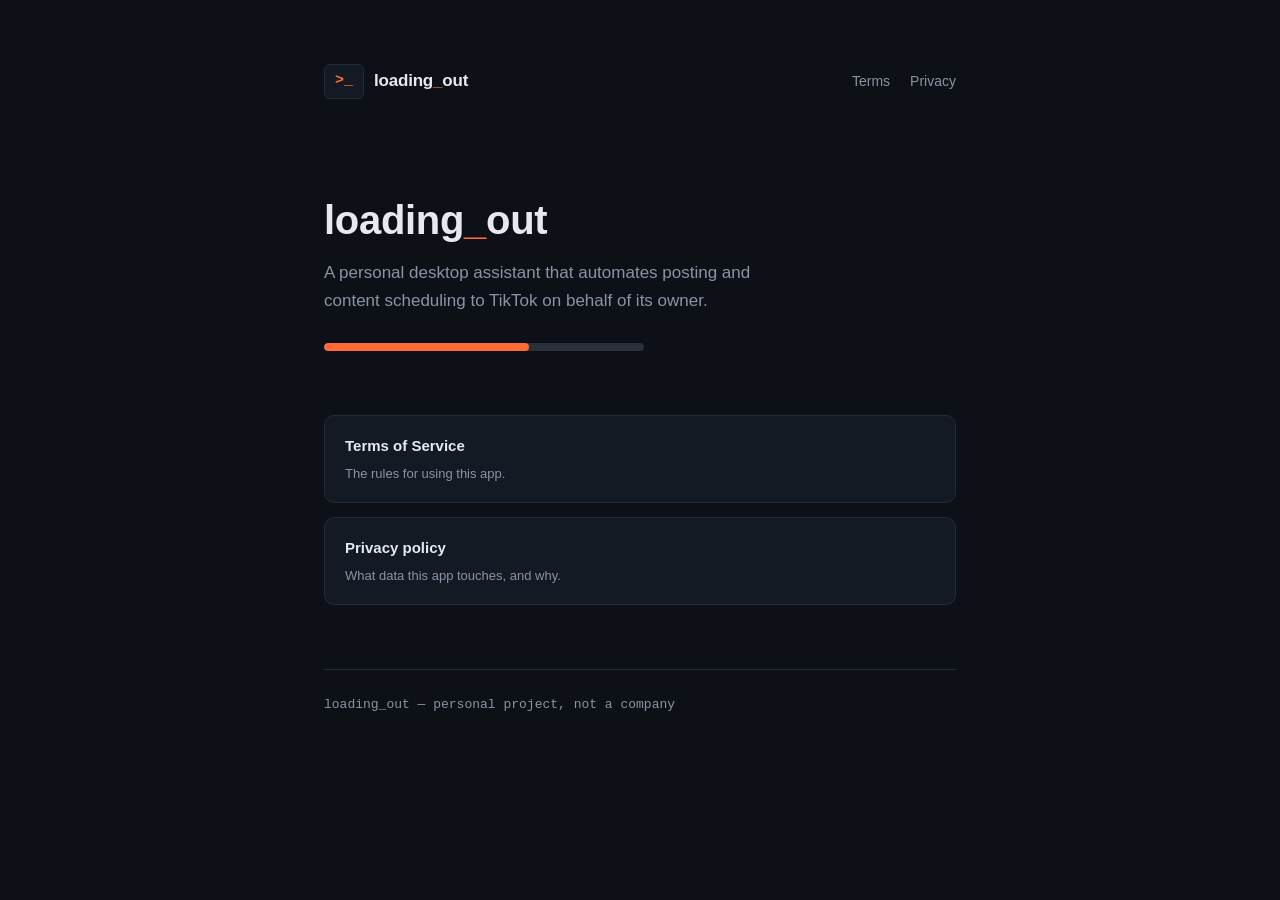
<file: index.html>
<!DOCTYPE html>
<html lang="en">
<head>
<meta charset="UTF-8">
<meta name="viewport" content="width=device-width, initial-scale=1.0">
<title>Loading_Out</title>
<link rel="stylesheet" href="style.css">
</head>
<body>
<div class="wrap">

  <header class="site">
    <span class="mark">&gt;_</span>
    <span class="brand">loading<span>_</span>out</span>
    <nav class="site">
      <a href="terms/">Terms</a>
      <a href="privacy/">Privacy</a>
    </nav>
  </header>

  <section class="hero">
    <h1>loading<span style="color:var(--accent)">_</span>out</h1>
    <p class="lead">A personal desktop assistant that automates posting and content scheduling to TikTok on behalf of its owner.</p>
    <div class="progress"><div></div></div>
  </section>

  <div class="cards">
    <a class="card" href="terms/">
      <div class="t">Terms of Service</div>
      <div class="d">The rules for using this app.</div>
    </a>
    <a class="card" href="privacy/">
      <div class="t">Privacy policy</div>
      <div class="d">What data this app touches, and why.</div>
    </a>
  </div>

  <footer class="site">
    loading_out — personal project, not a company
  </footer>

</div>
</body>
</html>
</file>
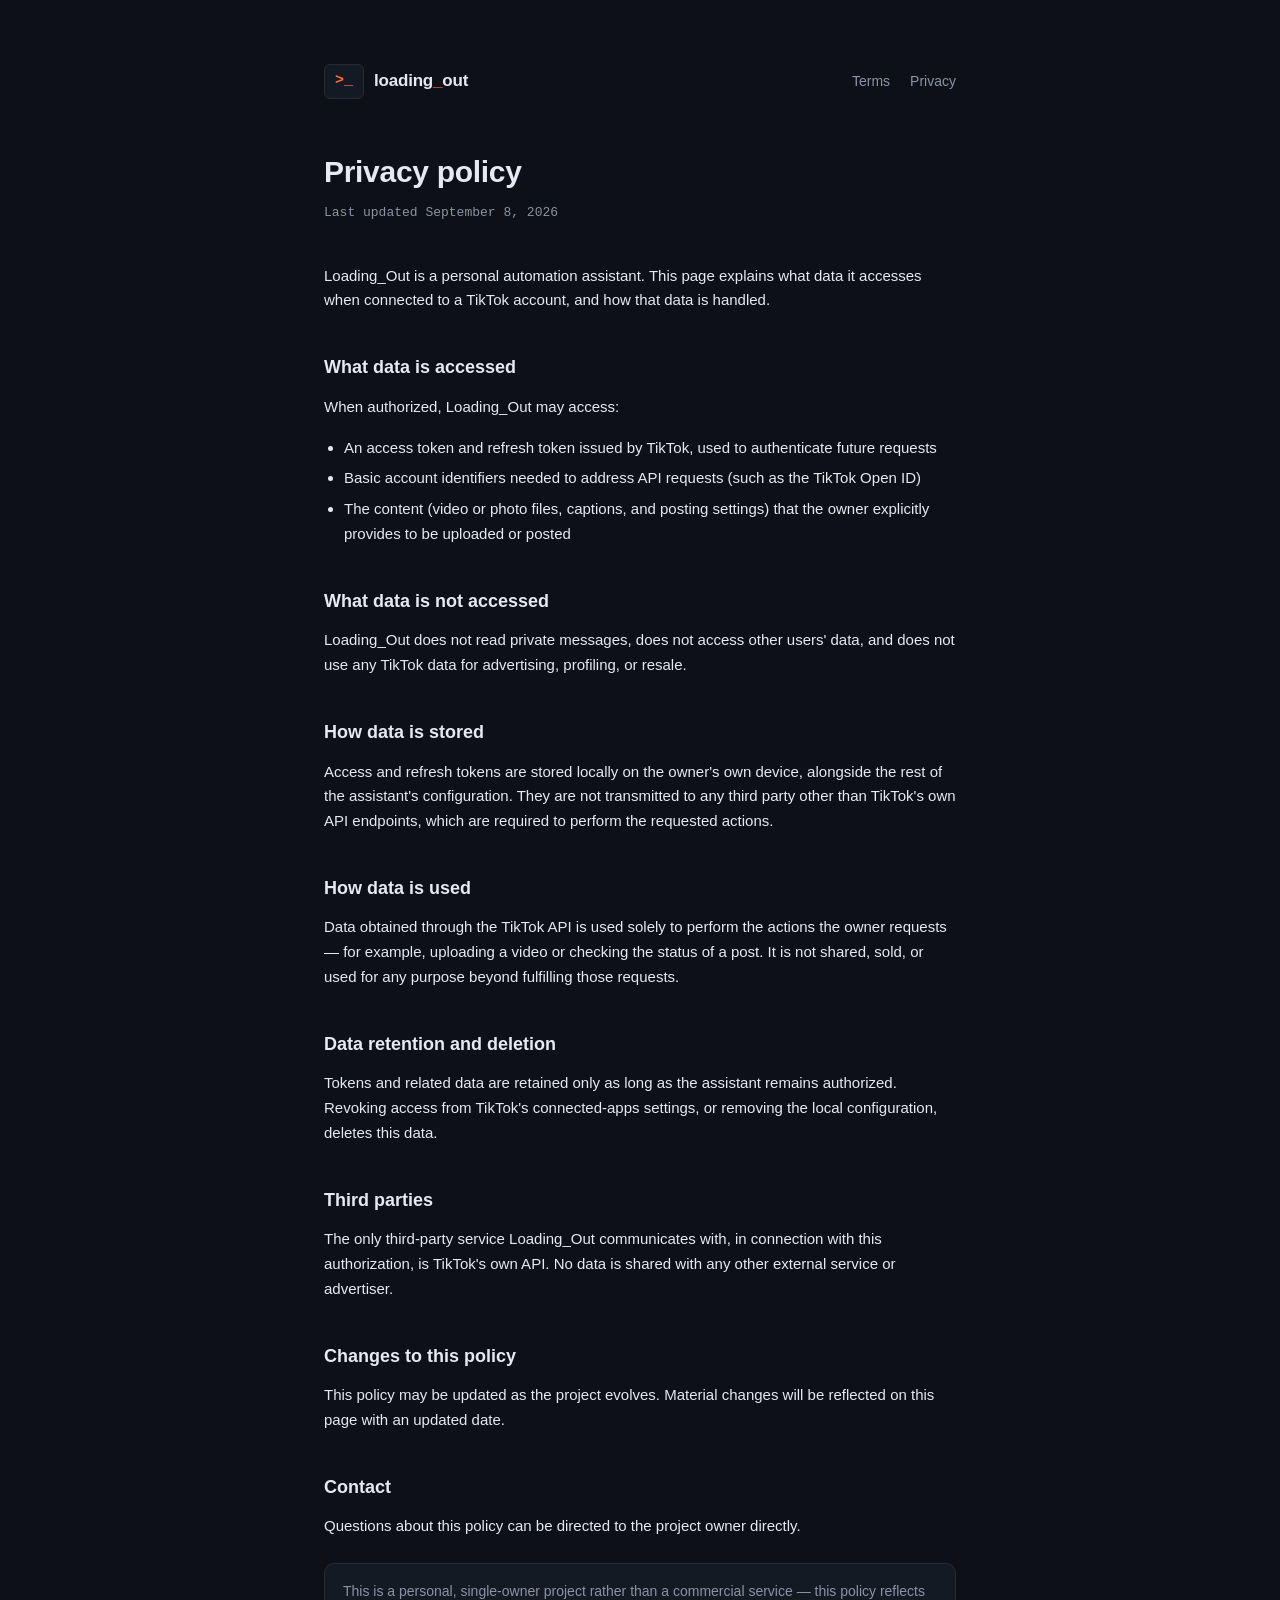
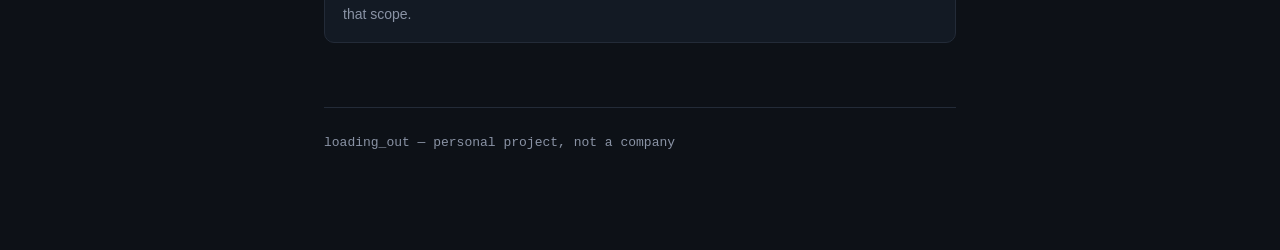
<file: privacy/index.html>
<!DOCTYPE html>
<html lang="en">
<head>
<meta charset="UTF-8">
<meta name="viewport" content="width=device-width, initial-scale=1.0">
<title>Privacy Policy — Loading_Out</title>
<link rel="stylesheet" href="../style.css">
</head>
<body>
<div class="wrap">

  <header class="site">
    <span class="mark">&gt;_</span>
    <a href="../index.html" style="text-decoration:none;"><span class="brand" style="color:var(--text)">loading<span>_</span>out</span></a>
    <nav class="site">
      <a href="../terms/">Terms</a>
      <a href="../privacy/">Privacy</a>
    </nav>
  </header>

  <h1>Privacy policy</h1>
  <div class="updated">Last updated September 8, 2026</div>

  <p>Loading_Out is a personal automation assistant. This page explains what data it accesses when connected to a TikTok account, and how that data is handled.</p>

  <h2>What data is accessed</h2>
  <p>When authorized, Loading_Out may access:</p>
  <ul>
    <li>An access token and refresh token issued by TikTok, used to authenticate future requests</li>
    <li>Basic account identifiers needed to address API requests (such as the TikTok Open ID)</li>
    <li>The content (video or photo files, captions, and posting settings) that the owner explicitly provides to be uploaded or posted</li>
  </ul>

  <h2>What data is not accessed</h2>
  <p>Loading_Out does not read private messages, does not access other users' data, and does not use any TikTok data for advertising, profiling, or resale.</p>

  <h2>How data is stored</h2>
  <p>Access and refresh tokens are stored locally on the owner's own device, alongside the rest of the assistant's configuration. They are not transmitted to any third party other than TikTok's own API endpoints, which are required to perform the requested actions.</p>

  <h2>How data is used</h2>
  <p>Data obtained through the TikTok API is used solely to perform the actions the owner requests — for example, uploading a video or checking the status of a post. It is not shared, sold, or used for any purpose beyond fulfilling those requests.</p>

  <h2>Data retention and deletion</h2>
  <p>Tokens and related data are retained only as long as the assistant remains authorized. Revoking access from TikTok's connected-apps settings, or removing the local configuration, deletes this data.</p>

  <h2>Third parties</h2>
  <p>The only third-party service Loading_Out communicates with, in connection with this authorization, is TikTok's own API. No data is shared with any other external service or advertiser.</p>

  <h2>Changes to this policy</h2>
  <p>This policy may be updated as the project evolves. Material changes will be reflected on this page with an updated date.</p>

  <h2>Contact</h2>
  <p>Questions about this policy can be directed to the project owner directly.</p>

  <div class="callout">This is a personal, single-owner project rather than a commercial service — this policy reflects that scope.</div>

  <footer class="site">
    loading_out — personal project, not a company
  </footer>

</div>
</body>
</html>
</file>
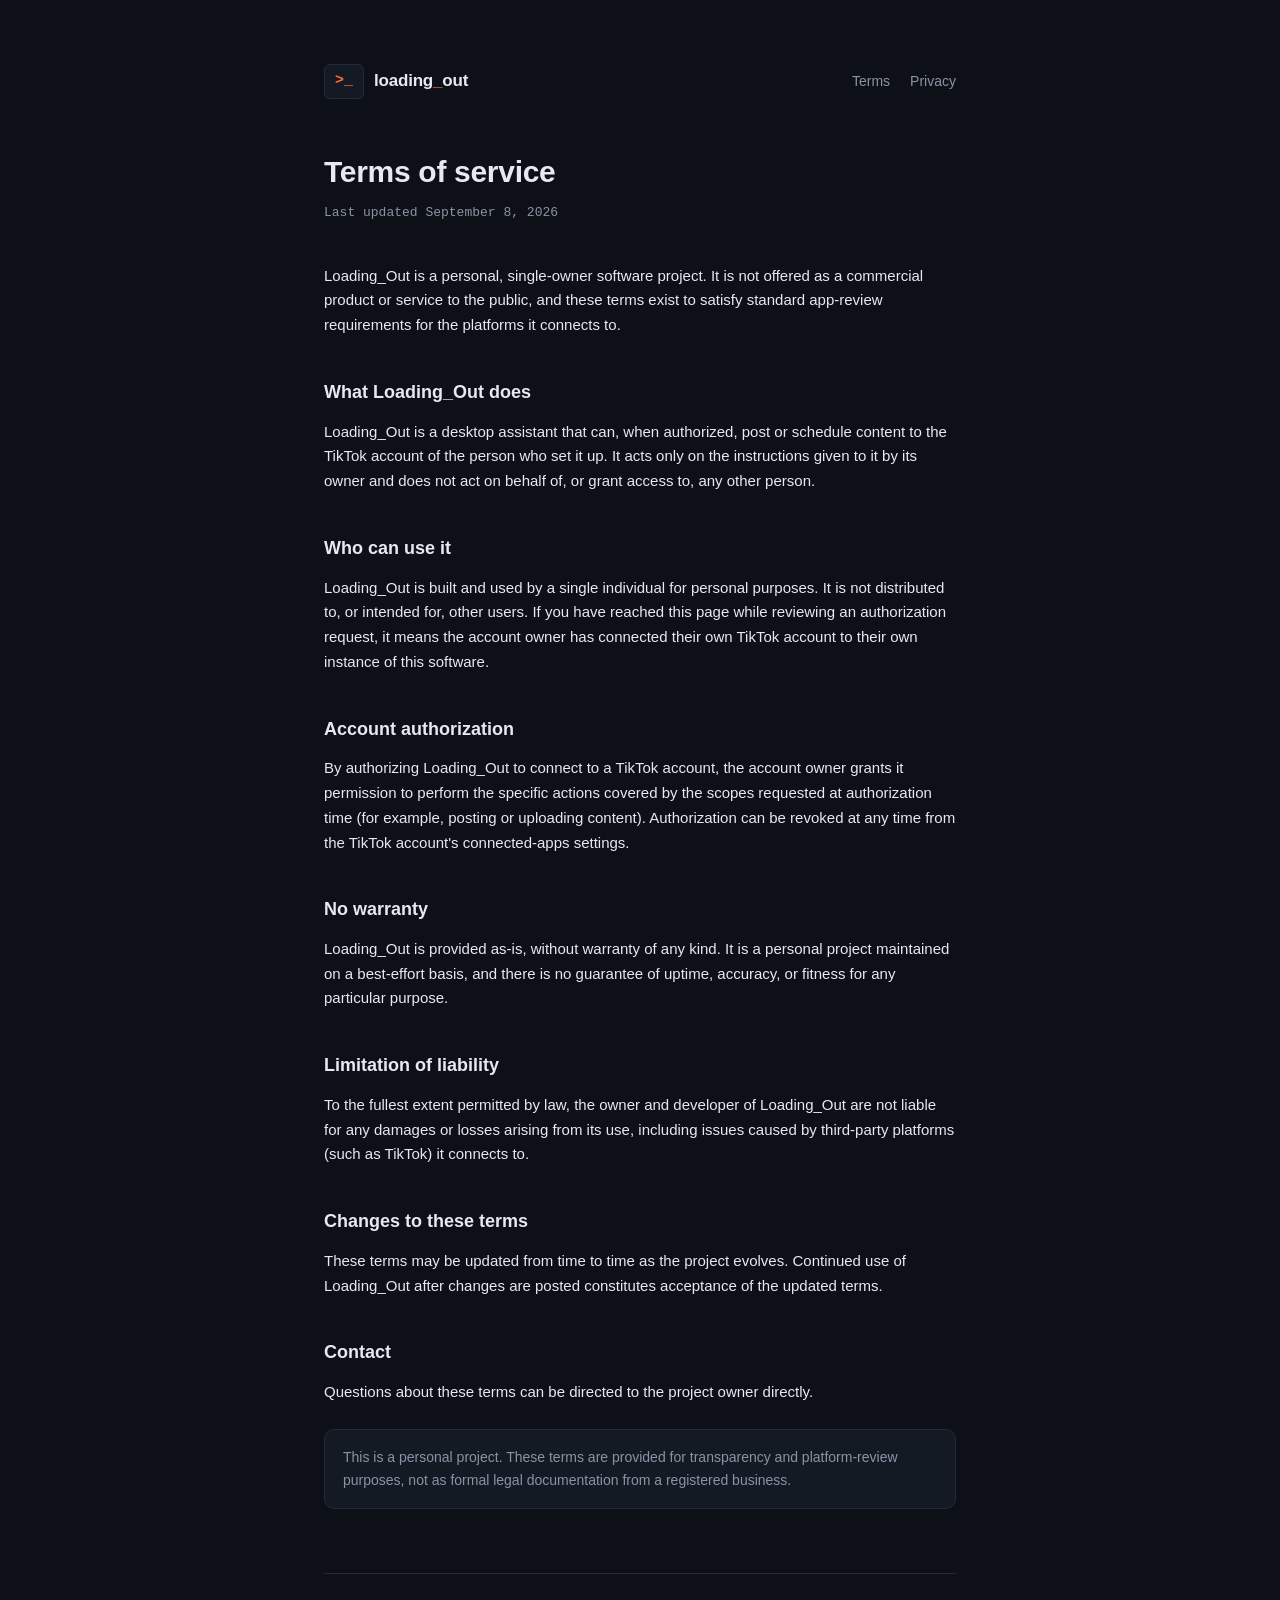
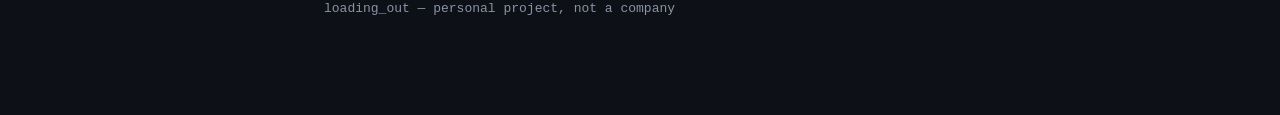
<file: terms/index.html>
<!DOCTYPE html>
<html lang="en">
<head>
<meta charset="UTF-8">
<meta name="viewport" content="width=device-width, initial-scale=1.0">
<title>Terms of Service — Loading_Out</title>
<link rel="stylesheet" href="../style.css">
</head>
<body>
<div class="wrap">

  <header class="site">
    <span class="mark">&gt;_</span>
    <a href="../index.html" style="text-decoration:none;"><span class="brand" style="color:var(--text)">loading<span>_</span>out</span></a>
    <nav class="site">
      <a href="../terms/">Terms</a>
      <a href="../privacy/">Privacy</a>
    </nav>
  </header>

  <h1>Terms of service</h1>
  <div class="updated">Last updated September 8, 2026</div>

  <p>Loading_Out is a personal, single-owner software project. It is not offered as a commercial product or service to the public, and these terms exist to satisfy standard app-review requirements for the platforms it connects to.</p>

  <h2>What Loading_Out does</h2>
  <p>Loading_Out is a desktop assistant that can, when authorized, post or schedule content to the TikTok account of the person who set it up. It acts only on the instructions given to it by its owner and does not act on behalf of, or grant access to, any other person.</p>

  <h2>Who can use it</h2>
  <p>Loading_Out is built and used by a single individual for personal purposes. It is not distributed to, or intended for, other users. If you have reached this page while reviewing an authorization request, it means the account owner has connected their own TikTok account to their own instance of this software.</p>

  <h2>Account authorization</h2>
  <p>By authorizing Loading_Out to connect to a TikTok account, the account owner grants it permission to perform the specific actions covered by the scopes requested at authorization time (for example, posting or uploading content). Authorization can be revoked at any time from the TikTok account's connected-apps settings.</p>

  <h2>No warranty</h2>
  <p>Loading_Out is provided as-is, without warranty of any kind. It is a personal project maintained on a best-effort basis, and there is no guarantee of uptime, accuracy, or fitness for any particular purpose.</p>

  <h2>Limitation of liability</h2>
  <p>To the fullest extent permitted by law, the owner and developer of Loading_Out are not liable for any damages or losses arising from its use, including issues caused by third-party platforms (such as TikTok) it connects to.</p>

  <h2>Changes to these terms</h2>
  <p>These terms may be updated from time to time as the project evolves. Continued use of Loading_Out after changes are posted constitutes acceptance of the updated terms.</p>

  <h2>Contact</h2>
  <p>Questions about these terms can be directed to the project owner directly.</p>

  <div class="callout">This is a personal project. These terms are provided for transparency and platform-review purposes, not as formal legal documentation from a registered business.</div>

  <footer class="site">
    loading_out — personal project, not a company
  </footer>

</div>
</body>
</html>
</file>
<file: style.css>
:root {
  --bg: #0D1117;
  --card: #131A24;
  --border: #232B38;
  --text: #E6E9EF;
  --text-muted: #8A93A5;
  --accent: #FF6B35;
  --mono: 'Courier New', monospace;
  --sans: -apple-system, BlinkMacSystemFont, 'Segoe UI', Arial, sans-serif;
}

* { box-sizing: border-box; }

body {
  margin: 0;
  background: var(--bg);
  color: var(--text);
  font-family: var(--sans);
  line-height: 1.65;
}

.wrap {
  max-width: 680px;
  margin: 0 auto;
  padding: 64px 24px 96px;
}

header.site {
  display: flex;
  align-items: center;
  gap: 10px;
  margin-bottom: 48px;
}

.mark {
  font-family: var(--mono);
  font-weight: 700;
  font-size: 15px;
  color: var(--accent);
  border: 1px solid var(--border);
  border-radius: 6px;
  padding: 4px 10px;
  background: var(--card);
}

.brand {
  font-weight: 700;
  font-size: 17px;
  letter-spacing: -0.2px;
}
.brand span { color: var(--accent); }

nav.site {
  margin-left: auto;
  display: flex;
  gap: 20px;
  font-size: 14px;
}
nav.site a {
  color: var(--text-muted);
  text-decoration: none;
}
nav.site a:hover { color: var(--text); }

h1 {
  font-size: 30px;
  font-weight: 700;
  margin: 0 0 6px;
  letter-spacing: -0.3px;
}

.updated {
  color: var(--text-muted);
  font-size: 13px;
  font-family: var(--mono);
  margin-bottom: 40px;
}

h2 {
  font-size: 18px;
  font-weight: 700;
  margin: 40px 0 12px;
}

p, li {
  color: var(--text);
  font-size: 15px;
}

p { margin: 0 0 16px; }

ul { margin: 0 0 16px; padding-left: 20px; }
li { margin-bottom: 6px; }

a.inline {
  color: var(--accent);
  text-decoration: none;
  border-bottom: 1px solid rgba(255,107,53,0.4);
}
a.inline:hover { border-bottom-color: var(--accent); }

.callout {
  border: 1px solid var(--border);
  background: var(--card);
  border-radius: 10px;
  padding: 16px 18px;
  font-size: 14px;
  color: var(--text-muted);
  margin: 24px 0;
}

footer.site {
  margin-top: 64px;
  padding-top: 24px;
  border-top: 1px solid var(--border);
  color: var(--text-muted);
  font-size: 13px;
  font-family: var(--mono);
}

/* Landing page specifics */
.hero {
  padding: 40px 0 24px;
}
.hero h1 { font-size: 40px; }
.hero p.lead {
  font-size: 17px;
  color: var(--text-muted);
  max-width: 480px;
}
.progress {
  height: 8px;
  width: 100%;
  max-width: 320px;
  background: #2A2F3A;
  border-radius: 4px;
  overflow: hidden;
  margin: 28px 0 40px;
}
.progress > div {
  height: 100%;
  width: 64%;
  background: var(--accent);
  border-radius: 4px;
}
.cards {
  display: grid;
  gap: 14px;
}
.card {
  border: 1px solid var(--border);
  background: var(--card);
  border-radius: 10px;
  padding: 18px 20px;
  text-decoration: none;
  color: var(--text);
  display: block;
}
.card:hover { border-color: var(--accent); }
.card .t { font-weight: 700; font-size: 15px; margin-bottom: 4px; }
.card .d { color: var(--text-muted); font-size: 13px; }
</file>
